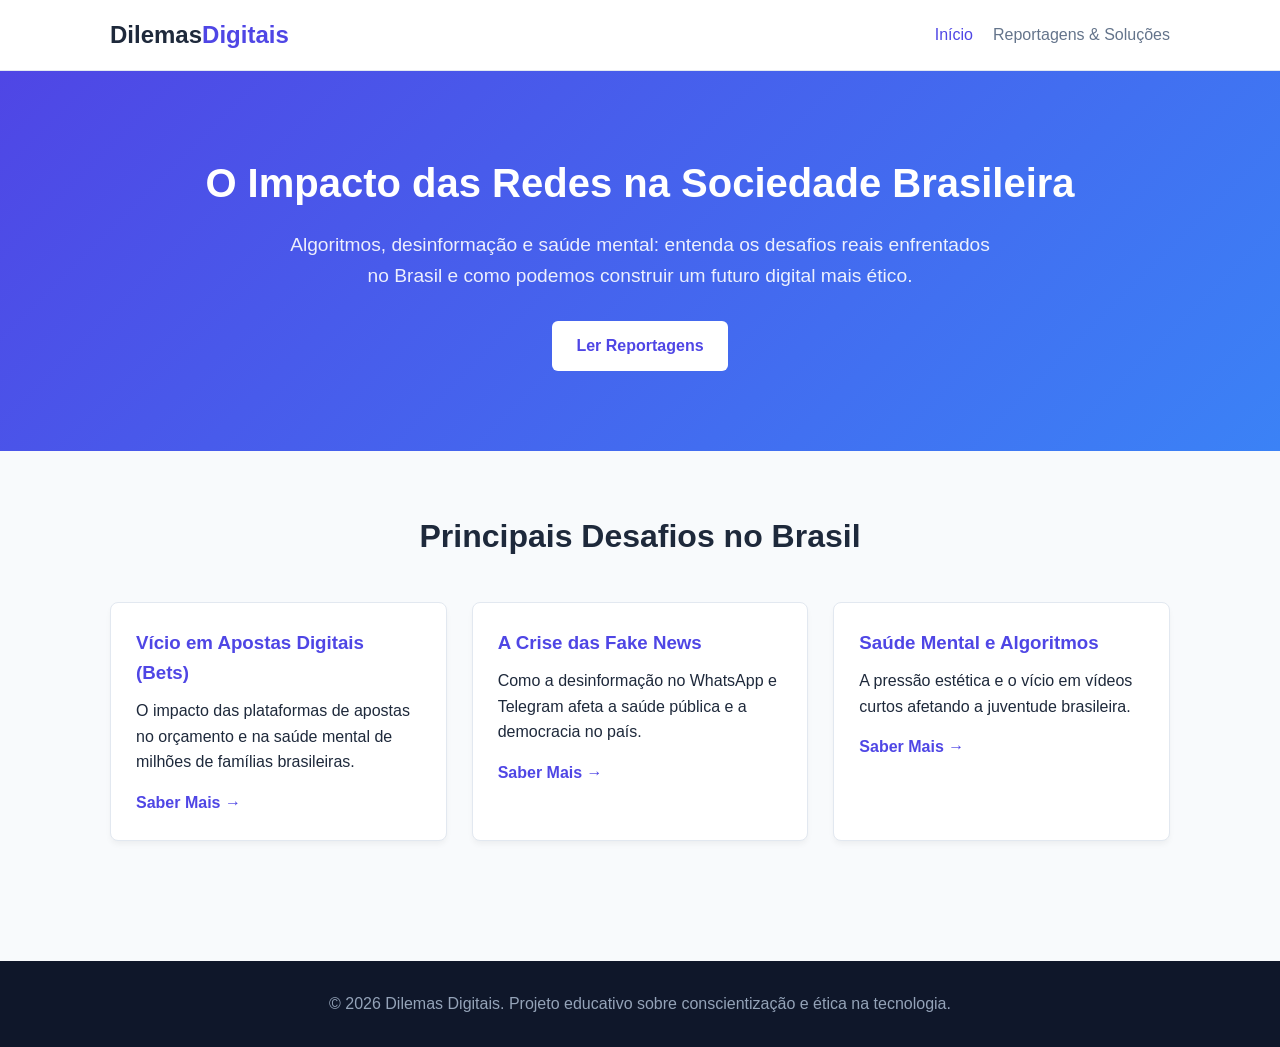
<file: index.html>
<!DOCTYPE html>
<html lang="pt-BR">
<head>
    <meta charset="UTF-8">
    <meta name="viewport" content="width=device-width, initial-scale=1.0">
    <title>Dilemas Digitais - Tecnologia e Sociedade no Brasil</title>
    <link rel="stylesheet" href="style.css">
</head>
<body>

    <header class="header">
        <div class="container navbar">
            <h1 class="logo">Dilemas<span>Digitais</span></h1>
            <nav>
                <ul class="nav-links">
                    <li><a href="index.html" class="active">Início</a></li>
                    <li><a href="reportagem.html">Reportagens & Soluções</a></li>
                </ul>
            </nav>
        </div>
    </header>

    <section class="hero">
        <div class="container">
            <h2>O Impacto das Redes na Sociedade Brasileira</h2>
            <p>Algoritmos, desinformação e saúde mental: entenda os desafios reais enfrentados no Brasil e como podemos construir um futuro digital mais ético.</p>
            <a href="reportagem.html" class="btn">Ler Reportagens</a>
        </div>
    </section>

    <main class="container content-section">
        <h2 class="section-title">Principais Desafios no Brasil</h2>
        <div class="cards-grid">
            
            <article class="card">
                <h3>Vício em Apostas Digitais (Bets)</h3>
                <p>O impacto das plataformas de apostas no orçamento e na saúde mental de milhões de famílias brasileiras.</p>
                <a href="reportagem.html#bets" class="btn-secondary">Saber Mais →</a>
            </article>

            <article class="card">
                <h3>A Crise das Fake News</h3>
                <p>Como a desinformação no WhatsApp e Telegram afeta a saúde pública e a democracia no país.</p>
                <a href="reportagem.html#fakenews" class="btn-secondary">Saber Mais →</a>
            </article>

            <article class="card">
                <h3>Saúde Mental e Algoritmos</h3>
                <p>A pressão estética e o vício em vídeos curtos afetando a juventude brasileira.</p>
                <a href="reportagem.html#saudemental" class="btn-secondary">Saber Mais →</a>
            </article>

        </div>
    </main>

    <footer class="footer">
        <div class="container">
            <p>&copy; 2026 Dilemas Digitais. Projeto educativo sobre conscientização e ética na tecnologia.</p>
        </div>
    </footer>

</body>
</html>
</file>
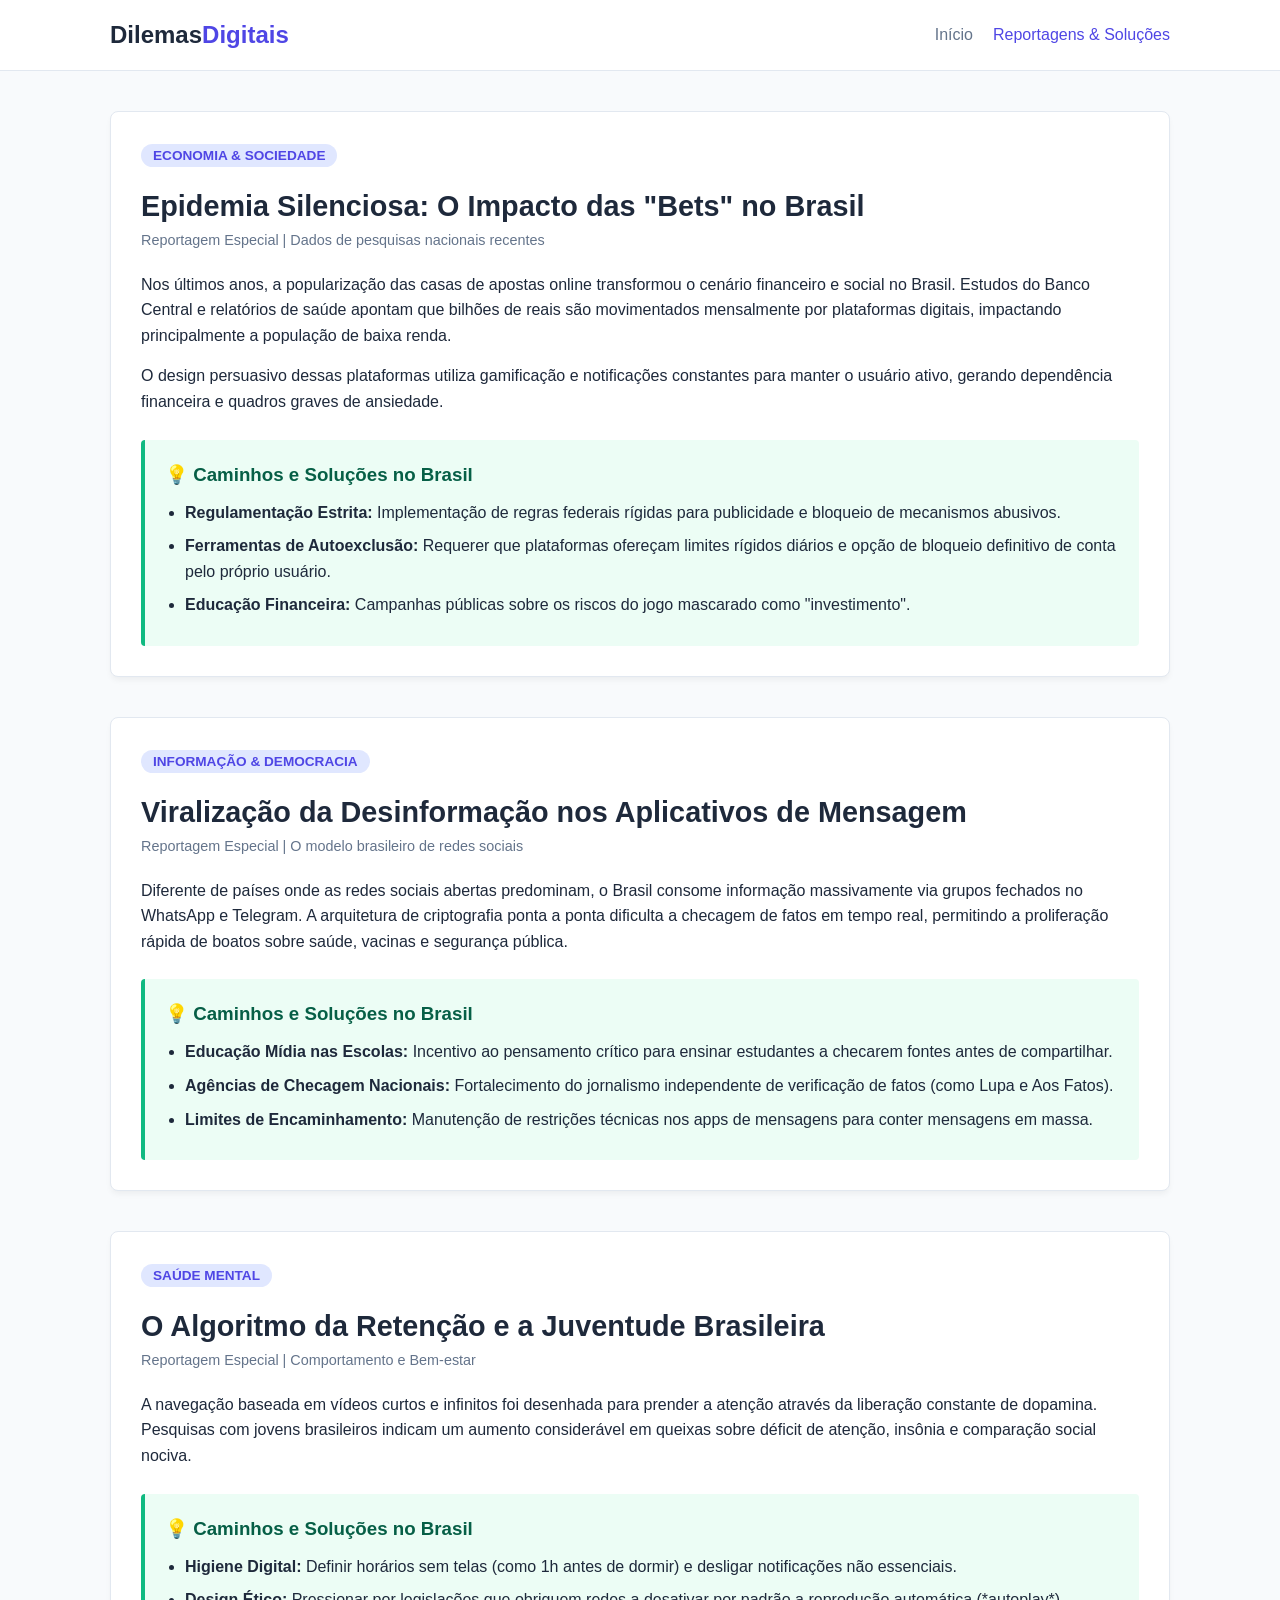
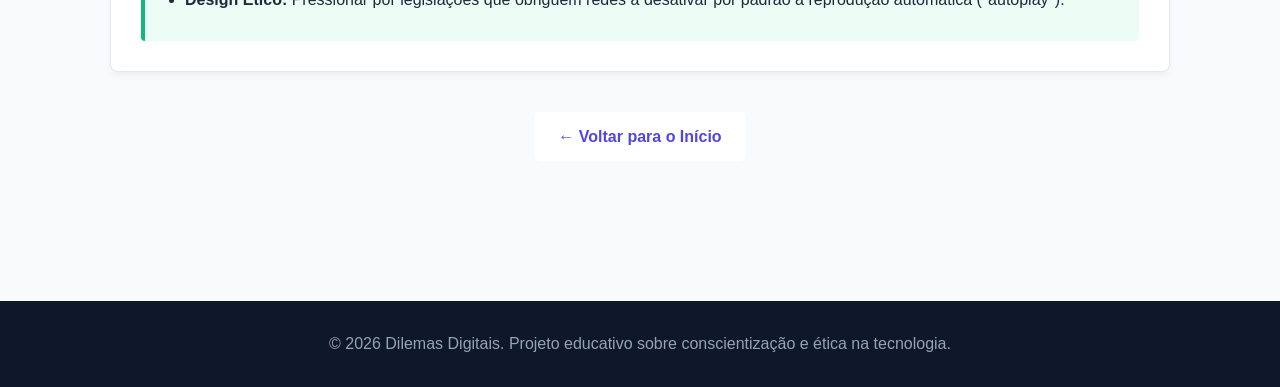
<file: reportagem.html>
<!DOCTYPE html>
<html lang="pt-BR">
<head>
    <meta charset="UTF-8">
    <meta name="viewport" content="width=device-width, initial-scale=1.0">
    <title>Reportagens Reais e Soluções - Dilemas Digitais</title>
    <link rel="stylesheet" href="style.css">
</head>
<body>

    <header class="header">
        <div class="container navbar">
            <h1 class="logo">Dilemas<span>Digitais</span></h1>
            <nav>
                <ul class="nav-links">
                    <li><a href="index.html">Início</a></li>
                    <li><a href="reportagem.html" class="active">Reportagens & Soluções</a></li>
                </ul>
            </nav>
        </div>
    </header>

    <main class="container reportage-section">
        
        <article id="bets" class="reportage-card">
            <span class="tag">Economia & Sociedade</span>
            <h2>Epidemia Silenciosa: O Impacto das "Bets" no Brasil</h2>
            <p class="meta">Reportagem Especial | Dados de pesquisas nacionais recentes</p>
            
            <div class="body-text">
                <p>Nos últimos anos, a popularização das casas de apostas online transformou o cenário financeiro e social no Brasil. Estudos do Banco Central e relatórios de saúde apontam que bilhões de reais são movimentados mensalmente por plataformas digitais, impactando principalmente a população de baixa renda.</p>
                <p>O design persuasivo dessas plataformas utiliza gamificação e notificações constantes para manter o usuário ativo, gerando dependência financeira e quadros graves de ansiedade.</p>
            </div>

            <div class="solution-box">
                <h3>💡 Caminhos e Soluções no Brasil</h3>
                <ul>
                    <li><strong>Regulamentação Estrita:</strong> Implementação de regras federais rígidas para publicidade e bloqueio de mecanismos abusivos.</li>
                    <li><strong>Ferramentas de Autoexclusão:</strong> Requerer que plataformas ofereçam limites rígidos diários e opção de bloqueio definitivo de conta pelo próprio usuário.</li>
                    <li><strong>Educação Financeira:</strong> Campanhas públicas sobre os riscos do jogo mascarado como "investimento".</li>
                </ul>
            </div>
        </article>

        <article id="fakenews" class="reportage-card">
            <span class="tag">Informação & Democracia</span>
            <h2>Viralização da Desinformação nos Aplicativos de Mensagem</h2>
            <p class="meta">Reportagem Especial | O modelo brasileiro de redes sociais</p>

            <div class="body-text">
                <p>Diferente de países onde as redes sociais abertas predominam, o Brasil consome informação massivamente via grupos fechados no WhatsApp e Telegram. A arquitetura de criptografia ponta a ponta dificulta a checagem de fatos em tempo real, permitindo a proliferação rápida de boatos sobre saúde, vacinas e segurança pública.</p>
            </div>

            <div class="solution-box">
                <h3>💡 Caminhos e Soluções no Brasil</h3>
                <ul>
                    <li><strong>Educação Mídia nas Escolas:</strong> Incentivo ao pensamento crítico para ensinar estudantes a checarem fontes antes de compartilhar.</li>
                    <li><strong>Agências de Checagem Nacionais:</strong> Fortalecimento do jornalismo independente de verificação de fatos (como Lupa e Aos Fatos).</li>
                    <li><strong>Limites de Encaminhamento:</strong> Manutenção de restrições técnicas nos apps de mensagens para conter mensagens em massa.</li>
                </ul>
            </div>
        </article>

        <article id="saudemental" class="reportage-card">
            <span class="tag">Saúde Mental</span>
            <h2>O Algoritmo da Retenção e a Juventude Brasileira</h2>
            <p class="meta">Reportagem Especial | Comportamento e Bem-estar</p>

            <div class="body-text">
                <p>A navegação baseada em vídeos curtos e infinitos foi desenhada para prender a atenção através da liberação constante de dopamina. Pesquisas com jovens brasileiros indicam um aumento considerável em queixas sobre déficit de atenção, insônia e comparação social nociva.</p>
            </div>

            <div class="solution-box">
                <h3>💡 Caminhos e Soluções no Brasil</h3>
                <ul>
                    <li><strong>Higiene Digital:</strong> Definir horários sem telas (como 1h antes de dormir) e desligar notificações não essenciais.</li>
                    <li><strong>Design Ético:</strong> Pressionar por legislações que obriguem redes a desativar por padrão a reprodução automática (*autoplay*).</li>
                </ul>
            </div>
        </article>

        <div style="text-align: center; margin-bottom: 40px;">
            <a href="index.html" class="btn">← Voltar para o Início</a>
        </div>

    </main>

    <footer class="footer">
        <div class="container">
            <p>&copy; 2026 Dilemas Digitais. Projeto educativo sobre conscientização e ética na tecnologia.</p>
        </div>
    </footer>

</body>
</html>
</file>
<file: style.css>
/* --- RESET E VARIÁVEIS GLORAIS --- */
:root {
    --primary-color: #4f46e5;
    --primary-hover: #4338ca;
    --bg-color: #f8fafc;
    --card-bg: #ffffff;
    --text-color: #1e293b;
    --text-muted: #64748b;
    --accent-color: #10b981;
    --border-color: #e2e8f0;
}

* {
    margin: 0;
    padding: 0;
    box-sizing: border-box;
    font-family: 'Segoe UI', Tahoma, Geneva, Verdana, sans-serif;
}

body {
    background-color: var(--bg-color);
    color: var(--text-color);
    line-height: 1.6;
}

.container {
    max-width: 1100px;
    margin: 0 auto;
    padding: 0 20px;
}

/* --- HEADER & NAVEGAÇÃO --- */
.header {
    background-color: var(--card-bg);
    border-bottom: 1px solid var(--border-color);
    position: sticky;
    top: 0;
    z-index: 100;
}

.navbar {
    display: flex;
    justify-content: space-between;
    align-items: center;
    height: 70px;
}

.logo {
    font-size: 1.5rem;
    color: var(--text-color);
}

.logo span {
    color: var(--primary-color);
}

.nav-links {
    display: flex;
    list-style: none;
    gap: 20px;
}

.nav-links a {
    text-decoration: none;
    color: var(--text-muted);
    font-weight: 500;
    transition: color 0.3s ease;
}

.nav-links a:hover,
.nav-links a.active {
    color: var(--primary-color);
}

/* --- HERO SECTION --- */
.hero {
    background: linear-gradient(135deg, #4f46e5 0%, #3b82f6 100%);
    color: white;
    padding: 80px 0;
    text-align: center;
}

.hero h2 {
    font-size: 2.5rem;
    margin-bottom: 15px;
}

.hero p {
    font-size: 1.2rem;
    max-width: 700px;
    margin: 0 auto 30px auto;
    opacity: 0.9;
}

/* --- BOTÕES --- */
.btn {
    display: inline-block;
    background-color: white;
    color: var(--primary-color);
    padding: 12px 24px;
    border-radius: 6px;
    text-decoration: none;
    font-weight: bold;
    transition: transform 0.2s ease, background-color 0.2s ease;
}

.btn:hover {
    background-color: #f1f5f9;
    transform: translateY(-2px);
}

.btn-secondary {
    display: inline-block;
    color: var(--primary-color);
    text-decoration: none;
    font-weight: 600;
    margin-top: 15px;
}

.btn-secondary:hover {
    text-decoration: underline;
}

/* --- GRID DE CARDS (INDEX) --- */
.content-section {
    padding: 60px 20px;
}

.section-title {
    text-align: center;
    font-size: 2rem;
    margin-bottom: 40px;
}

.cards-grid {
    display: grid;
    grid-template-columns: repeat(auto-fit, minmax(300px, 1fr));
    gap: 25px;
}

.card {
    background: var(--card-bg);
    padding: 25px;
    border-radius: 8px;
    border: 1px solid var(--border-color);
    box-shadow: 0 4px 6px -1px rgba(0, 0, 0, 0.05);
    transition: transform 0.2s ease;
}

.card:hover {
    transform: translateY(-4px);
}

.card h3 {
    margin-bottom: 10px;
    color: var(--primary-color);
}

/* --- PÁGINA DE REPORTAGENS --- */
.reportage-section {
    padding: 40px 20px;
}

.reportage-card {
    background: var(--card-bg);
    border-radius: 8px;
    border: 1px solid var(--border-color);
    padding: 30px;
    margin-bottom: 40px;
    box-shadow: 0 4px 6px -1px rgba(0, 0, 0, 0.05);
}

.tag {
    background-color: #e0e7ff;
    color: var(--primary-color);
    padding: 4px 12px;
    border-radius: 20px;
    font-size: 0.85rem;
    font-weight: 600;
    text-transform: uppercase;
}

.reportage-card h2 {
    margin-top: 15px;
    font-size: 1.8rem;
}

.meta {
    color: var(--text-muted);
    font-size: 0.9rem;
    margin-bottom: 20px;
}

.body-text p {
    margin-bottom: 15px;
}

.solution-box {
    background-color: #ecfdf5;
    border-left: 4px solid var(--accent-color);
    padding: 20px;
    border-radius: 4px;
    margin-top: 25px;
}

.solution-box h3 {
    color: #065f46;
    margin-bottom: 10px;
}

.solution-box ul {
    padding-left: 20px;
}

.solution-box li {
    margin-bottom: 8px;
}

/* --- FOOTER --- */
.footer {
    background-color: #0f172a;
    color: #94a3b8;
    text-align: center;
    padding: 30px 0;
    margin-top: 60px;
}

/* --- RESPONSIVIDADE --- */
@media (max-width: 768px) {
    .navbar {
        flex-direction: column;
        height: auto;
        padding: 15px 0;
    }

    .nav-links {
        margin-top: 15px;
    }

    .hero h2 {
        font-size: 1.8rem;
    }
}
</file>
